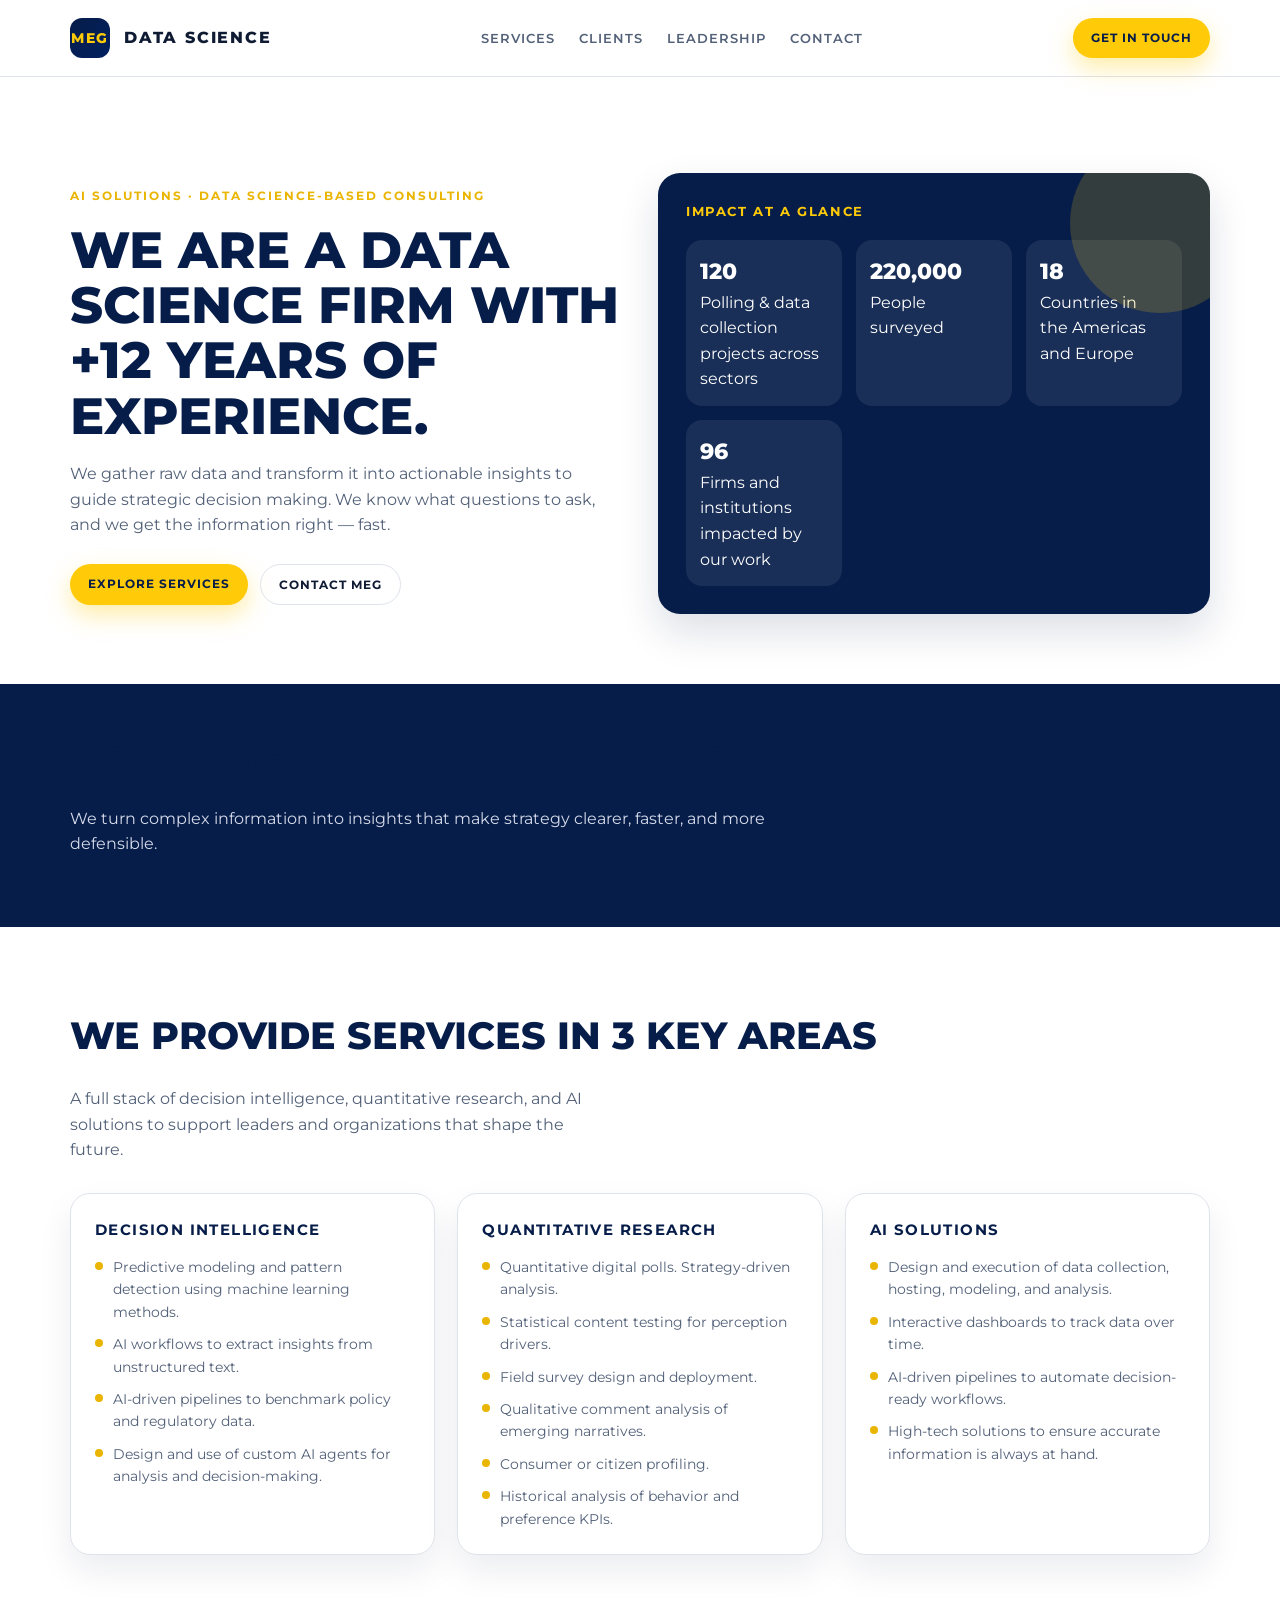
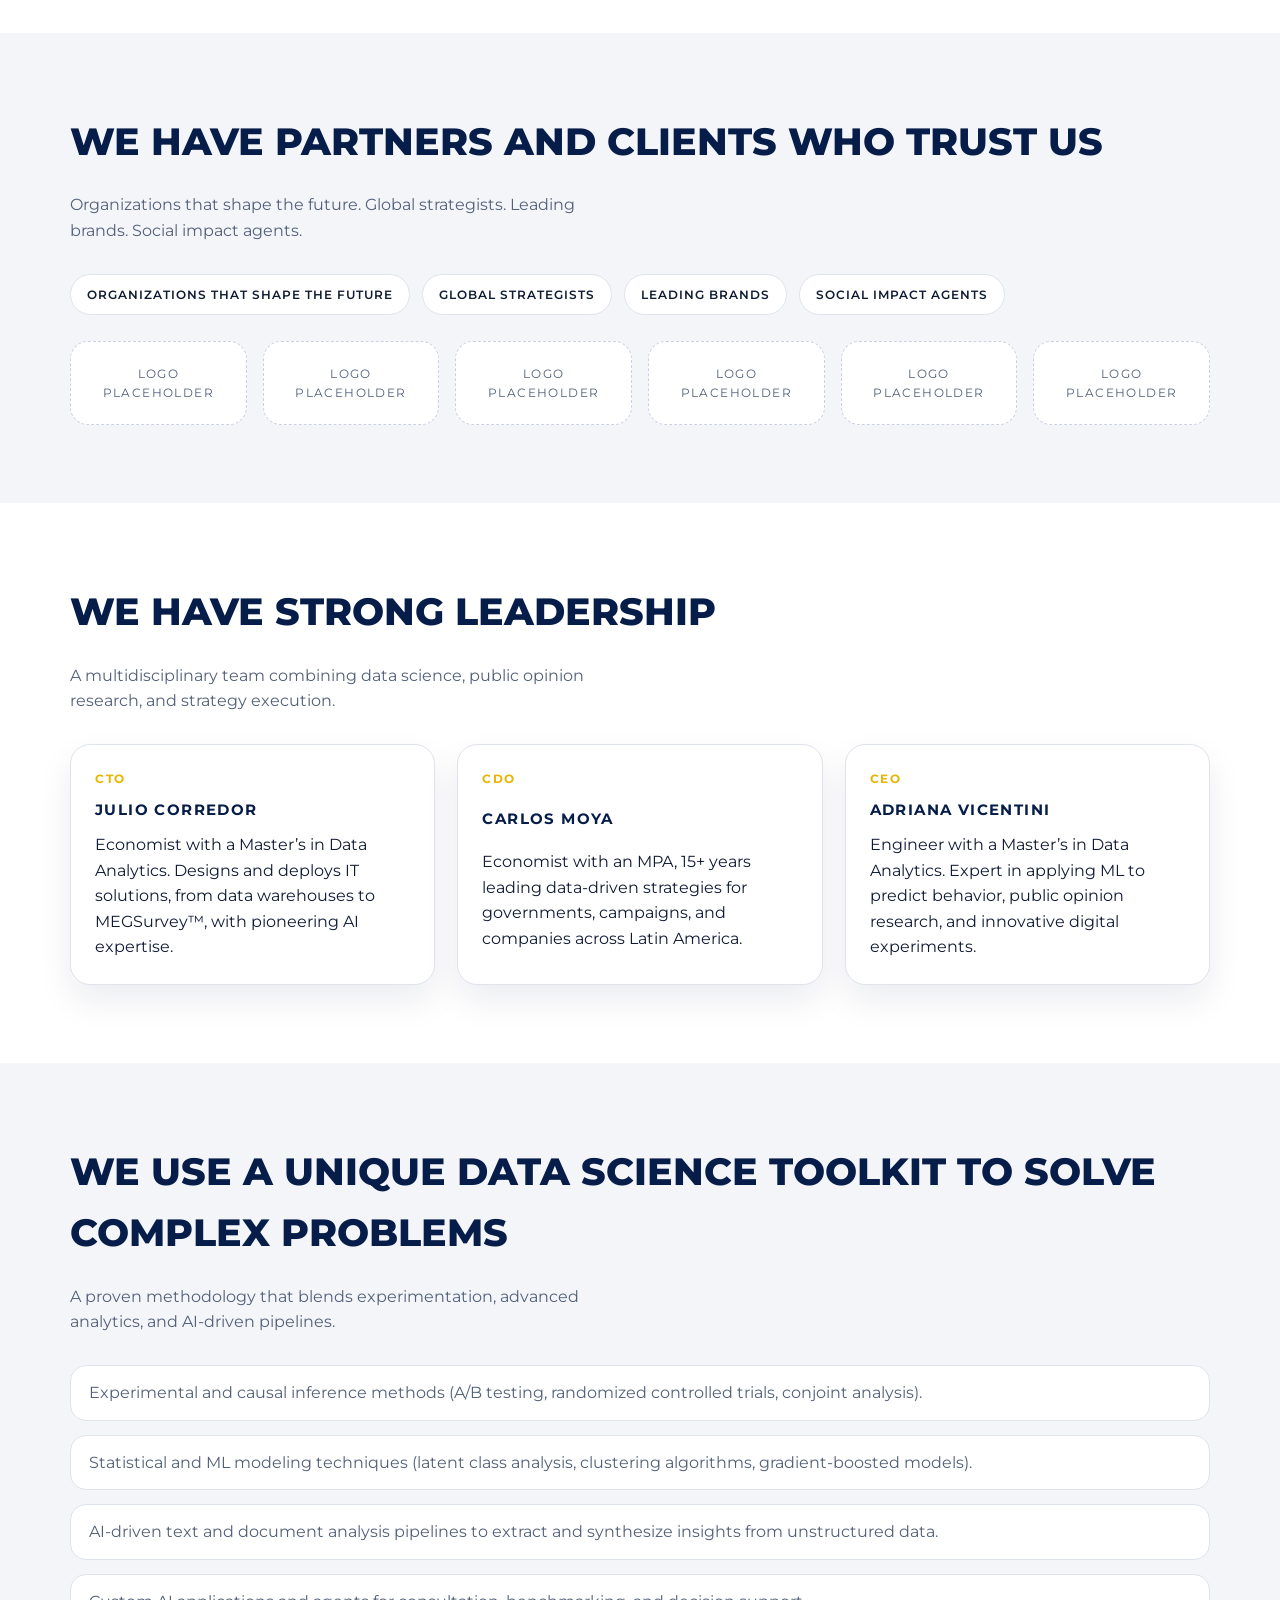
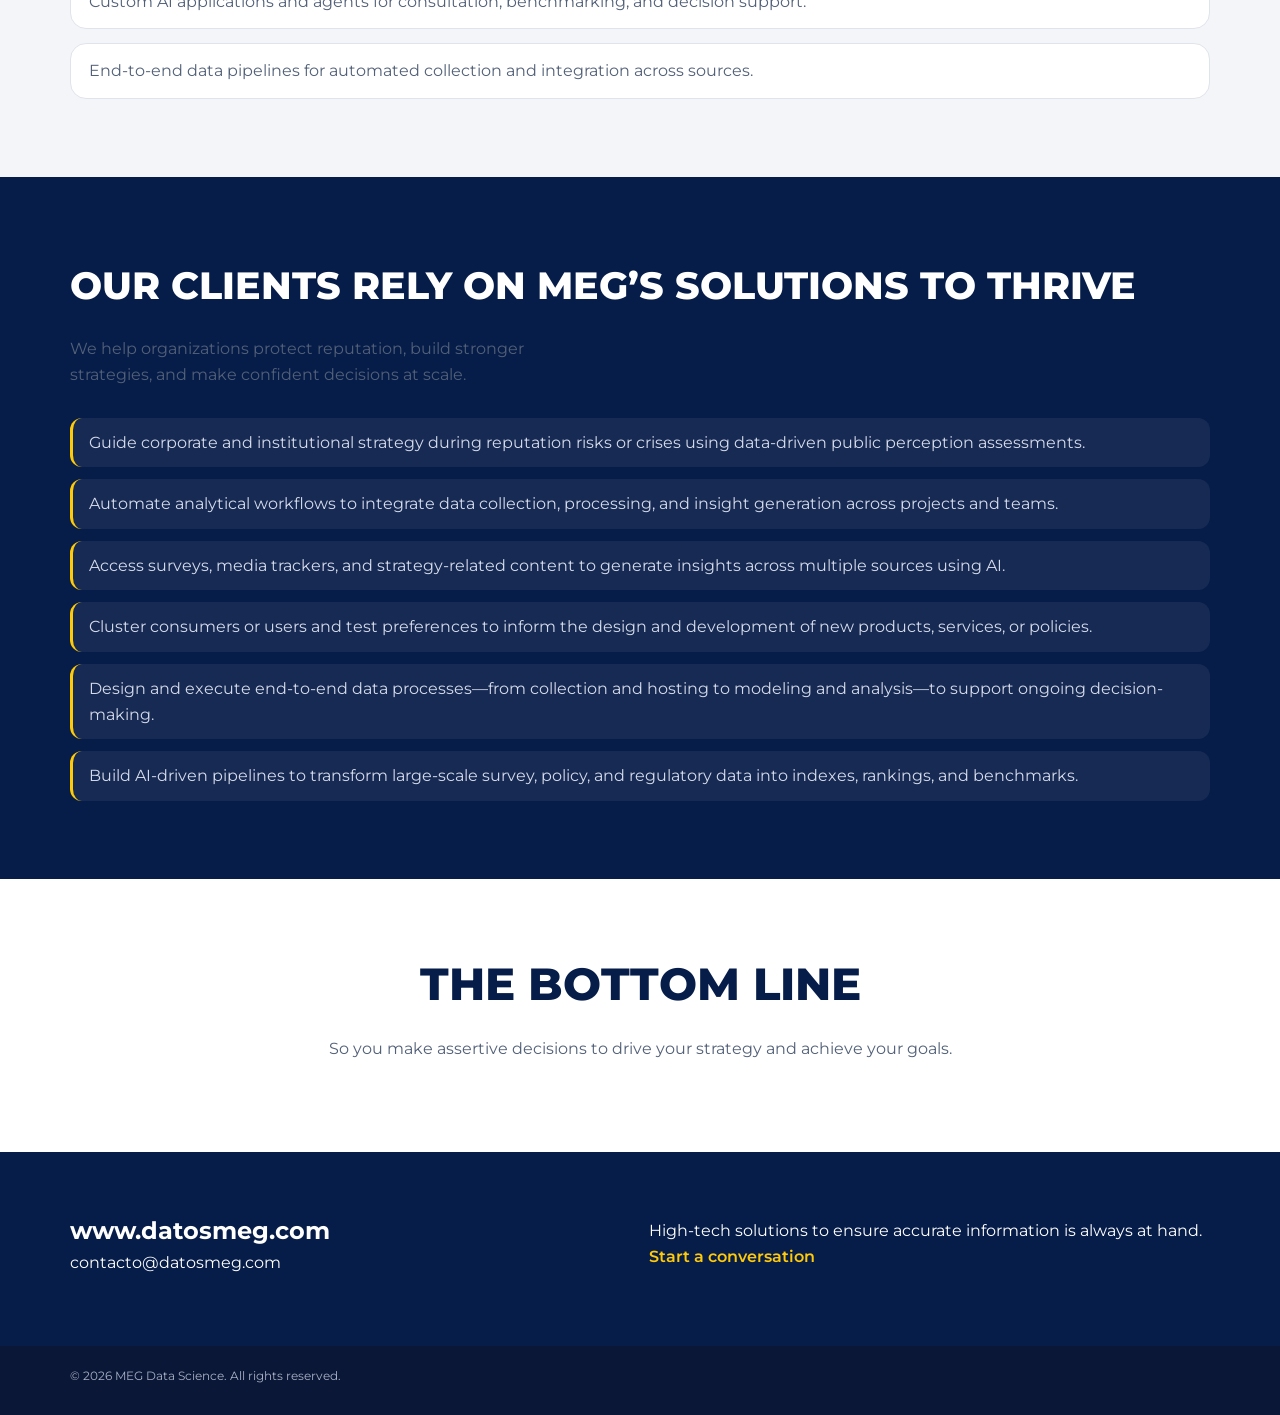
<file: index.html>
<!doctype html>
<html lang="en">
  <head>
    <meta charset="utf-8" />
    <meta name="viewport" content="width=device-width, initial-scale=1" />
    <title>MEG | Data Science-Based Consulting</title>
    <meta
      name="description"
      content="MEG is a data science firm delivering decision intelligence, quantitative research, and AI solutions to drive confident strategy."
    />
    <link rel="preconnect" href="https://fonts.googleapis.com" />
    <link rel="preconnect" href="https://fonts.gstatic.com" crossorigin />
    <link
      href="https://fonts.googleapis.com/css2?family=Montserrat:wght@300;400;500;600;700;800&display=swap"
      rel="stylesheet"
    />
    <style>
      :root {
        color-scheme: only light;
        --navy-900: #071d49;
        --navy-800: #00194c;
        --navy-700: #002060;
        --yellow-500: #eab500;
        --yellow-400: #ffca08;
        --orange-400: #ffab40;
        --ink: #0f1a33;
        --muted: #526078;
        --bg: #ffffff;
        --bg-soft: #f3f5f9;
        --card: #ffffff;
        --stroke: #dfe3eb;
        --shadow: 0 18px 40px rgba(7, 29, 73, 0.14);
        --radius: 22px;
      }

      * {
        box-sizing: border-box;
        margin: 0;
        padding: 0;
      }

      body {
        font-family: "Montserrat", "Segoe UI", sans-serif;
        background: var(--bg);
        color: var(--ink);
        line-height: 1.6;
      }

      a {
        color: inherit;
        text-decoration: none;
      }

      .page {
        overflow: hidden;
      }

      .container {
        width: min(1140px, 92vw);
        margin: 0 auto;
      }

      .nav {
        position: sticky;
        top: 0;
        z-index: 20;
        background: rgba(255, 255, 255, 0.92);
        border-bottom: 1px solid var(--stroke);
        backdrop-filter: blur(12px);
      }

      .nav-inner {
        display: flex;
        align-items: center;
        justify-content: space-between;
        padding: 18px 0;
      }

      .brand {
        font-weight: 800;
        text-transform: uppercase;
        letter-spacing: 1.8px;
        display: flex;
        align-items: center;
        gap: 14px;
      }

      .brand-mark {
        width: 40px;
        height: 40px;
        border-radius: 12px;
        background: linear-gradient(135deg, var(--navy-900), var(--navy-700));
        display: grid;
        place-items: center;
        color: var(--yellow-400);
        font-weight: 800;
        font-size: 14px;
      }

      .nav-links {
        display: flex;
        gap: 24px;
        font-size: 13px;
        font-weight: 600;
        text-transform: uppercase;
        letter-spacing: 1px;
        color: var(--muted);
      }

      .nav-links a:hover {
        color: var(--navy-900);
      }

      .cta {
        padding: 10px 18px;
        border-radius: 999px;
        background: var(--yellow-400);
        color: var(--navy-900);
        font-weight: 700;
        font-size: 12px;
        text-transform: uppercase;
        letter-spacing: 1px;
        box-shadow: 0 10px 24px rgba(255, 202, 8, 0.35);
      }

      .hero {
        padding: 96px 0 70px;
        position: relative;
      }

      .hero-grid {
        display: grid;
        grid-template-columns: repeat(auto-fit, minmax(280px, 1fr));
        gap: 36px;
        align-items: center;
      }

      .eyebrow {
        font-size: 12px;
        text-transform: uppercase;
        letter-spacing: 2px;
        color: var(--yellow-500);
        font-weight: 700;
      }

      h1 {
        font-size: clamp(2.5rem, 4vw, 3.6rem);
        line-height: 1.08;
        text-transform: uppercase;
        font-weight: 800;
        color: var(--navy-900);
        margin-top: 14px;
      }

      .hero p {
        color: var(--muted);
        margin: 18px 0 26px;
      }

      .hero-actions {
        display: flex;
        flex-wrap: wrap;
        gap: 12px;
      }

      .ghost {
        padding: 10px 18px;
        border-radius: 999px;
        border: 1px solid var(--stroke);
        font-size: 12px;
        font-weight: 700;
        text-transform: uppercase;
        letter-spacing: 1px;
      }

      .hero-card {
        background: var(--navy-900);
        color: #fff;
        border-radius: var(--radius);
        padding: 28px;
        box-shadow: var(--shadow);
        position: relative;
        overflow: hidden;
      }

      .hero-card::after {
        content: "";
        position: absolute;
        width: 180px;
        height: 180px;
        border-radius: 50%;
        background: rgba(255, 202, 8, 0.18);
        top: -40px;
        right: -40px;
      }

      .hero-card h3 {
        text-transform: uppercase;
        letter-spacing: 1.6px;
        font-size: 13px;
        color: var(--yellow-400);
      }

      .hero-metrics {
        display: grid;
        grid-template-columns: repeat(auto-fit, minmax(140px, 1fr));
        gap: 14px;
        margin-top: 18px;
      }

      .metric {
        background: rgba(255, 255, 255, 0.08);
        border-radius: 16px;
        padding: 14px;
      }

      .metric strong {
        display: block;
        font-size: 1.4rem;
        font-weight: 800;
      }

      .section {
        padding: 78px 0;
      }

      .section-title {
        display: flex;
        flex-wrap: wrap;
        align-items: flex-end;
        justify-content: space-between;
        gap: 20px;
        margin-bottom: 30px;
      }

      .section-title h2 {
        font-size: clamp(1.9rem, 3vw, 2.8rem);
        text-transform: uppercase;
        font-weight: 800;
        color: var(--navy-900);
      }

      .section-title p {
        color: var(--muted);
        max-width: 520px;
      }

      .grid-3 {
        display: grid;
        gap: 22px;
        grid-template-columns: repeat(auto-fit, minmax(240px, 1fr));
      }

      .card {
        background: var(--card);
        border-radius: 20px;
        padding: 24px;
        border: 1px solid var(--stroke);
        box-shadow: 0 16px 34px rgba(7, 29, 73, 0.08);
      }

      .card h3 {
        text-transform: uppercase;
        font-size: 15px;
        letter-spacing: 1.4px;
        color: var(--navy-900);
      }

      .card ul {
        list-style: none;
        margin-top: 14px;
        display: grid;
        gap: 10px;
        color: var(--muted);
        font-size: 14px;
      }

      .card ul li {
        position: relative;
        padding-left: 18px;
      }

      .card ul li::before {
        content: "";
        width: 8px;
        height: 8px;
        border-radius: 50%;
        background: var(--yellow-500);
        position: absolute;
        left: 0;
        top: 6px;
      }

      .highlight {
        background: var(--navy-900);
        color: #fff;
        padding: 40px 0;
      }

      .highlight p {
        max-width: 720px;
        color: #d5dbea;
      }

      .partners {
        background: var(--bg-soft);
      }

      .chips {
        display: flex;
        flex-wrap: wrap;
        gap: 12px;
      }

      .chip {
        background: #fff;
        border-radius: 999px;
        padding: 10px 16px;
        font-size: 12px;
        font-weight: 600;
        text-transform: uppercase;
        letter-spacing: 1px;
        border: 1px solid var(--stroke);
      }

      .logo-grid {
        margin-top: 26px;
        display: grid;
        grid-template-columns: repeat(auto-fit, minmax(140px, 1fr));
        gap: 16px;
      }

      .logo-box {
        border: 1px dashed #c9d1e3;
        border-radius: 18px;
        padding: 22px;
        text-align: center;
        font-size: 12px;
        color: var(--muted);
        text-transform: uppercase;
        letter-spacing: 1.4px;
        background: #fff;
      }

      .leadership {
        background: #ffffff;
      }

      .leader {
        display: grid;
        gap: 10px;
      }

      .leader span {
        font-size: 12px;
        text-transform: uppercase;
        letter-spacing: 1.5px;
        color: var(--yellow-500);
        font-weight: 700;
      }

      .toolkit {
        background: var(--bg-soft);
      }

      .toolkit ul {
        list-style: none;
        display: grid;
        gap: 14px;
        color: var(--muted);
      }

      .toolkit li {
        padding: 14px 18px;
        border-radius: 16px;
        background: #fff;
        border: 1px solid var(--stroke);
      }

      .clients {
        background: var(--navy-900);
        color: #fff;
      }

      .clients .section-title h2 {
        color: #fff;
      }

      .clients ul {
        list-style: none;
        display: grid;
        gap: 12px;
        color: #d6dbea;
      }

      .clients li {
        padding: 12px 16px;
        border-left: 3px solid var(--yellow-400);
        background: rgba(255, 255, 255, 0.06);
        border-radius: 12px;
      }

      .bottom-line {
        padding: 70px 0 90px;
        text-align: center;
      }

      .bottom-line h2 {
        font-size: clamp(2rem, 3.5vw, 3rem);
        text-transform: uppercase;
        font-weight: 800;
        color: var(--navy-900);
      }

      .bottom-line p {
        max-width: 720px;
        margin: 16px auto 0;
        color: var(--muted);
      }

      .contact {
        background: var(--navy-900);
        color: #fff;
        padding: 60px 0 70px;
      }

      .contact-box {
        display: grid;
        gap: 18px;
        grid-template-columns: repeat(auto-fit, minmax(220px, 1fr));
        align-items: center;
      }

      .contact a {
        color: var(--yellow-400);
        font-weight: 600;
      }

      footer {
        background: #0a1736;
        color: #a8b0c6;
        padding: 20px 0 30px;
        font-size: 12px;
      }

      @media (max-width: 820px) {
        .nav-links {
          display: none;
        }

        .hero {
          padding: 70px 0 60px;
        }
      }
    </style>
  </head>
  <body>
    <div class="page">
      <nav class="nav">
        <div class="container nav-inner">
          <a class="brand" href="#">
            <span class="brand-mark">MEG</span>
            <span>Data Science</span>
          </a>
          <div class="nav-links">
            <a href="#services">Services</a>
            <a href="#clients">Clients</a>
            <a href="#leadership">Leadership</a>
            <a href="#contact">Contact</a>
          </div>
          <a class="cta" href="#contact">Get in touch</a>
        </div>
      </nav>

      <header class="hero">
        <div class="container hero-grid">
          <div>
            <span class="eyebrow">AI Solutions · Data Science-Based Consulting</span>
            <h1>We are a data science firm with +12 years of experience.</h1>
            <p>
              We gather raw data and transform it into actionable insights to guide strategic decision making. We know
              what questions to ask, and we get the information right — fast.
            </p>
            <div class="hero-actions">
              <a class="cta" href="#services">Explore services</a>
              <a class="ghost" href="#contact">Contact MEG</a>
            </div>
          </div>
          <div class="hero-card">
            <h3>Impact at a glance</h3>
            <div class="hero-metrics">
              <div class="metric">
                <strong>120</strong>
                <span>Polling & data collection projects across sectors</span>
              </div>
              <div class="metric">
                <strong>220,000</strong>
                <span>People surveyed</span>
              </div>
              <div class="metric">
                <strong>18</strong>
                <span>Countries in the Americas and Europe</span>
              </div>
              <div class="metric">
                <strong>96</strong>
                <span>Firms and institutions impacted by our work</span>
              </div>
            </div>
          </div>
        </div>
      </header>

      <section class="highlight">
        <div class="container">
          <div class="section-title">
            <h2>Decision-ready intelligence</h2>
            <p>
              We turn complex information into insights that make strategy clearer, faster, and more defensible.
            </p>
          </div>
        </div>
      </section>

      <section class="section" id="services">
        <div class="container">
          <div class="section-title">
            <h2>We provide services in 3 key areas</h2>
            <p>
              A full stack of decision intelligence, quantitative research, and AI solutions to support leaders and
              organizations that shape the future.
            </p>
          </div>
          <div class="grid-3">
            <article class="card">
              <h3>Decision Intelligence</h3>
              <ul>
                <li>Predictive modeling and pattern detection using machine learning methods.</li>
                <li>AI workflows to extract insights from unstructured text.</li>
                <li>AI-driven pipelines to benchmark policy and regulatory data.</li>
                <li>Design and use of custom AI agents for analysis and decision-making.</li>
              </ul>
            </article>
            <article class="card">
              <h3>Quantitative Research</h3>
              <ul>
                <li>Quantitative digital polls. Strategy-driven analysis.</li>
                <li>Statistical content testing for perception drivers.</li>
                <li>Field survey design and deployment.</li>
                <li>Qualitative comment analysis of emerging narratives.</li>
                <li>Consumer or citizen profiling.</li>
                <li>Historical analysis of behavior and preference KPIs.</li>
              </ul>
            </article>
            <article class="card">
              <h3>AI Solutions</h3>
              <ul>
                <li>Design and execution of data collection, hosting, modeling, and analysis.</li>
                <li>Interactive dashboards to track data over time.</li>
                <li>AI-driven pipelines to automate decision-ready workflows.</li>
                <li>High-tech solutions to ensure accurate information is always at hand.</li>
              </ul>
            </article>
          </div>
        </div>
      </section>

      <section class="section partners" id="clients">
        <div class="container">
          <div class="section-title">
            <h2>We have partners and clients who trust us</h2>
            <p>
              Organizations that shape the future. Global strategists. Leading brands. Social impact agents.
            </p>
          </div>
          <div class="chips">
            <div class="chip">Organizations that shape the future</div>
            <div class="chip">Global strategists</div>
            <div class="chip">Leading brands</div>
            <div class="chip">Social impact agents</div>
          </div>
          <div class="logo-grid">
            <div class="logo-box">Logo Placeholder</div>
            <div class="logo-box">Logo Placeholder</div>
            <div class="logo-box">Logo Placeholder</div>
            <div class="logo-box">Logo Placeholder</div>
            <div class="logo-box">Logo Placeholder</div>
            <div class="logo-box">Logo Placeholder</div>
          </div>
        </div>
      </section>

      <section class="section leadership" id="leadership">
        <div class="container">
          <div class="section-title">
            <h2>We have strong leadership</h2>
            <p>
              A multidisciplinary team combining data science, public opinion research, and strategy execution.
            </p>
          </div>
          <div class="grid-3">
            <article class="card leader">
              <span>CTO</span>
              <h3>Julio Corredor</h3>
              <p>
                Economist with a Master’s in Data Analytics. Designs and deploys IT solutions, from data warehouses to
                MEGSurvey™, with pioneering AI expertise.
              </p>
            </article>
            <article class="card leader">
              <span>CDO</span>
              <h3>Carlos Moya</h3>
              <p>
                Economist with an MPA, 15+ years leading data-driven strategies for governments, campaigns, and companies
                across Latin America.
              </p>
            </article>
            <article class="card leader">
              <span>CEO</span>
              <h3>Adriana Vicentini</h3>
              <p>
                Engineer with a Master’s in Data Analytics. Expert in applying ML to predict behavior, public opinion
                research, and innovative digital experiments.
              </p>
            </article>
          </div>
        </div>
      </section>

      <section class="section toolkit" id="toolkit">
        <div class="container">
          <div class="section-title">
            <h2>We use a unique data science toolkit to solve complex problems</h2>
            <p>
              A proven methodology that blends experimentation, advanced analytics, and AI-driven pipelines.
            </p>
          </div>
          <ul>
            <li>Experimental and causal inference methods (A/B testing, randomized controlled trials, conjoint analysis).</li>
            <li>Statistical and ML modeling techniques (latent class analysis, clustering algorithms, gradient-boosted models).</li>
            <li>AI-driven text and document analysis pipelines to extract and synthesize insights from unstructured data.</li>
            <li>Custom AI applications and agents for consultation, benchmarking, and decision support.</li>
            <li>End-to-end data pipelines for automated collection and integration across sources.</li>
          </ul>
        </div>
      </section>

      <section class="section clients">
        <div class="container">
          <div class="section-title">
            <h2>Our clients rely on MEG’s solutions to thrive</h2>
            <p>
              We help organizations protect reputation, build stronger strategies, and make confident decisions at scale.
            </p>
          </div>
          <ul>
            <li>
              Guide corporate and institutional strategy during reputation risks or crises using data-driven public
              perception assessments.
            </li>
            <li>
              Automate analytical workflows to integrate data collection, processing, and insight generation across
              projects and teams.
            </li>
            <li>
              Access surveys, media trackers, and strategy-related content to generate insights across multiple sources
              using AI.
            </li>
            <li>
              Cluster consumers or users and test preferences to inform the design and development of new products,
              services, or policies.
            </li>
            <li>
              Design and execute end-to-end data processes—from collection and hosting to modeling and analysis—to
              support ongoing decision-making.
            </li>
            <li>
              Build AI-driven pipelines to transform large-scale survey, policy, and regulatory data into indexes,
              rankings, and benchmarks.
            </li>
          </ul>
        </div>
      </section>

      <section class="bottom-line">
        <div class="container">
          <h2>The bottom line</h2>
          <p>So you make assertive decisions to drive your strategy and achieve your goals.</p>
        </div>
      </section>

      <section class="contact" id="contact">
        <div class="container contact-box">
          <div>
            <h2>www.datosmeg.com</h2>
            <p>contacto@datosmeg.com</p>
          </div>
          <div>
            <p>High-tech solutions to ensure accurate information is always at hand.</p>
            <a href="mailto:contacto@datosmeg.com">Start a conversation</a>
          </div>
        </div>
      </section>

      <footer>
        <div class="container">
          <p>© 2026 MEG Data Science. All rights reserved.</p>
        </div>
      </footer>
    </div>
  </body>
</html>
</file>
